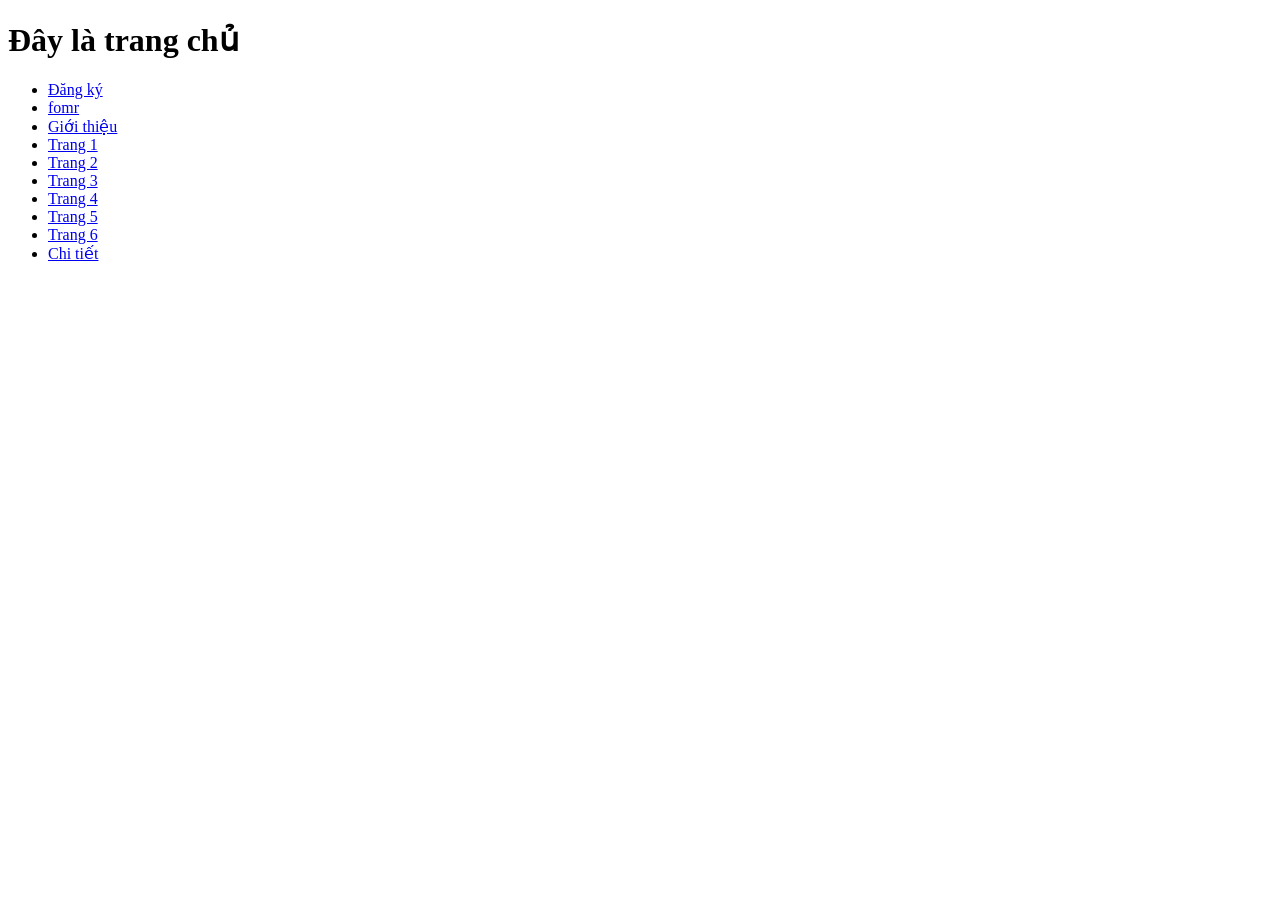
<file: index.html>
<!DOCTYPE html>
<html lang="vi">
<head>
    <meta charset="UTF-8">
    <meta name="viewport" content="width=device-width, initial-scale=1.0">
    <title>Trang chủ</title>
</head>
<body>
    <h1>Đây là trang chủ</h1>
</body>
</html>
		<ul>
            <li>
			<a href="html/dangky.html"> Đăng ký</a>
            </li>
		<li>
			<a href="html/form.html"> fomr</a>
        </li>
		<li>
			<a href="html/gioithieu.html"> Giới thiệu</a>
		</li>
		<li>
			<a href="html/page1.html"> Trang 1</a>
		</li>
		<li>
			<a href="html/page2.html"> Trang 2</a>
		</li>
		<li>
			<a href="html/page3.html"> Trang 3</a>
		</li>
		<li>
			<a href="html/page4.html"> Trang 4</a>
		</li>
		<li>
			<a href="html/page5.html"> Trang 5</a>
		</li>
		<li>
			<a href="html/page6.html"> Trang 6</a>
		</li>
		<li>
			<a href="html/chitiet.html"> Chi tiết</a>
		</li>
        </ul>
	</body>
</html>
</file>
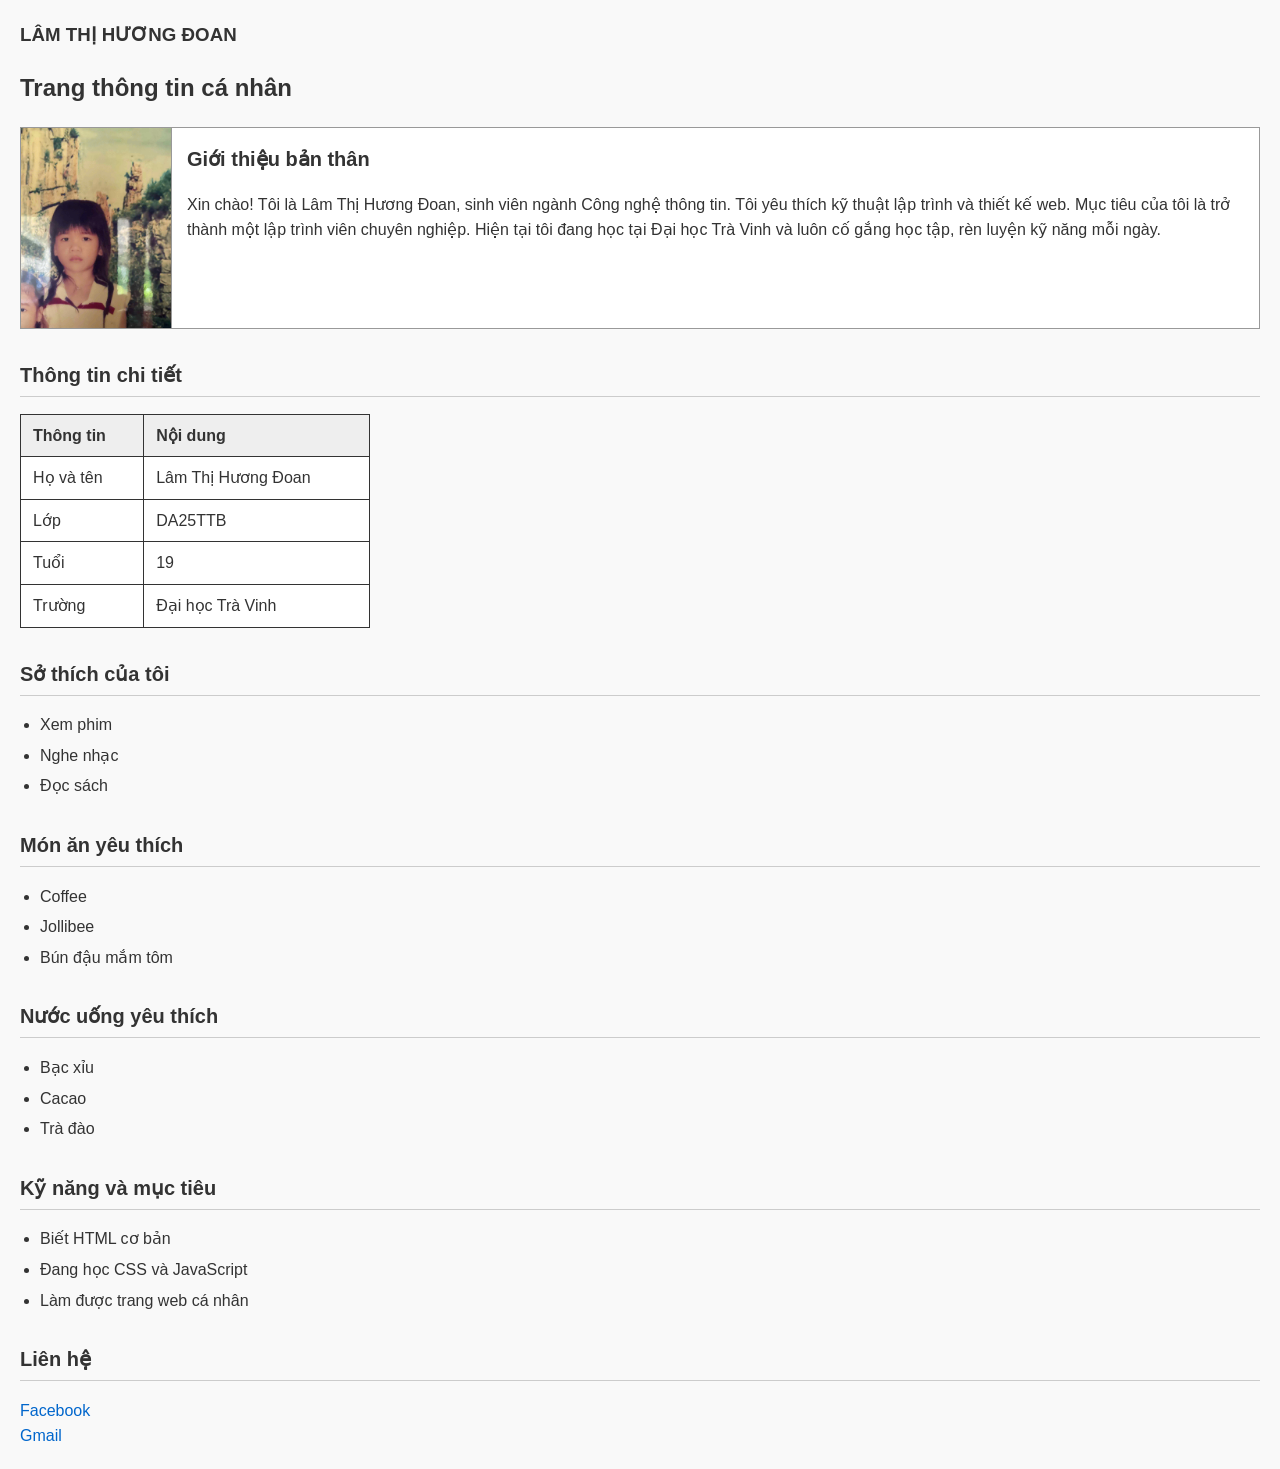
<file: htlm/gioithieu.html>
<!DOCTYPE html>
<html lang="vi">
<head>
    <meta charset="UTF-8">
    <meta name="viewport" content="width=device-width, initial-scale=1.0">
    <title>Trang thông tin cá nhân</title>
    <link rel="stylesheet" href="../css/style.css">
</head>

<body>

    <h3>LÂM THỊ HƯƠNG ĐOAN</h3>

    <h1>Trang thông tin cá nhân</h1>

    <div class="gioithieu">

        <img src="../assets/images/huongdoan.jpg" alt="Ảnh đại diện">

        <div class="noidung">
            <h2>Giới thiệu bản thân</h2>

            <p>
                Xin chào! Tôi là Lâm Thị Hương Đoan, sinh viên ngành Công nghệ thông tin.
                Tôi yêu thích kỹ thuật lập trình và thiết kế web.
                Mục tiêu của tôi là trở thành một lập trình viên chuyên nghiệp.
                Hiện tại tôi đang học tại Đại học Trà Vinh và luôn cố gắng học tập,
                rèn luyện kỹ năng mỗi ngày.
            </p>
        </div>

    </div>

    <h2>Thông tin chi tiết</h2>

    <table>
        <tr>
            <th>Thông tin</th>
            <th>Nội dung</th>
        </tr>

        <tr>
            <td>Họ và tên</td>
            <td>Lâm Thị Hương Đoan</td>
        </tr>

        <tr>
            <td>Lớp</td>
            <td>DA25TTB</td>
        </tr>

        <tr>
            <td>Tuổi</td>
            <td>19</td>
        </tr>

        <tr>
            <td>Trường</td>
            <td>Đại học Trà Vinh</td>
        </tr>

    </table>

    <h2>Sở thích của tôi</h2>

    <ul>
        <li>Xem phim</li>
        <li>Nghe nhạc</li>
        <li>Đọc sách</li>
    </ul>

    <h2>Món ăn yêu thích</h2>

    <ul>
        <li>Coffee</li>
        <li>Jollibee</li>
        <li>Bún đậu mắm tôm</li>
    </ul>

    <h2>Nước uống yêu thích</h2>

    <ul>
        <li>Bạc xỉu</li>
        <li>Cacao</li>
        <li>Trà đào</li>
    </ul>

    <h2>Kỹ năng và mục tiêu</h2>

    <ul>
        <li>Biết HTML cơ bản</li>
        <li>Đang học CSS và JavaScript</li>
        <li>Làm được trang web cá nhân</li>
    </ul>

    <h2>Liên hệ</h2>

    <a href="https://facebook.com" target="_blank">Facebook</a>

    <br>

    <a href="dlam78327@gmail.com">Gmail</a>

</body>
</html>
</file>
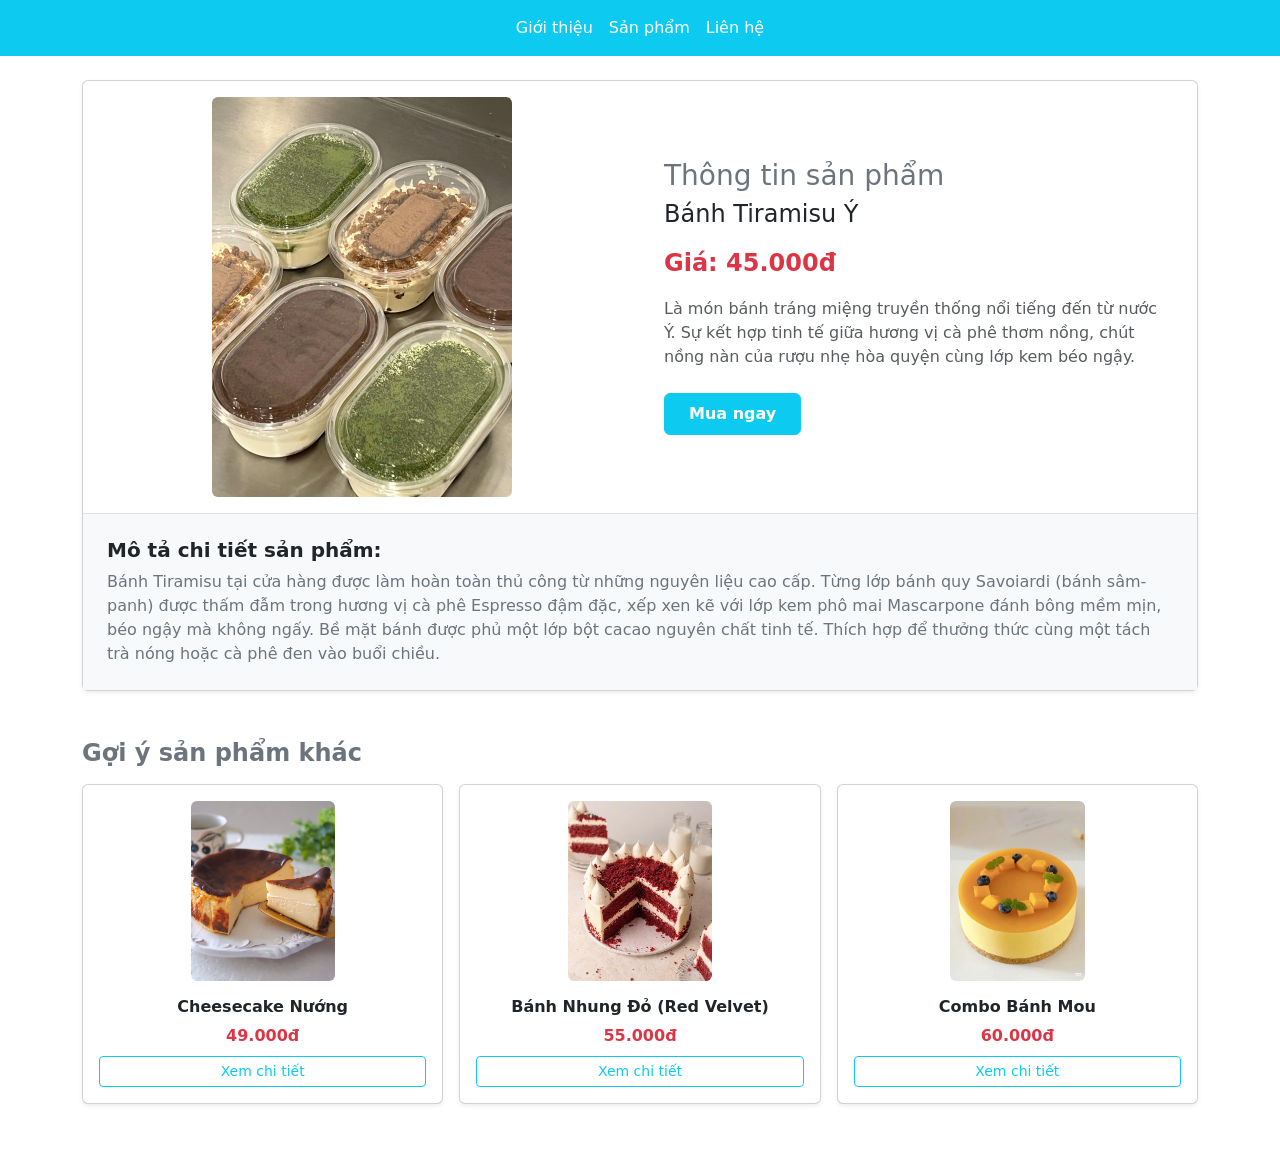
<file: html/chitiet.html>
<!DOCTYPE html>
<html lang="vi">
<head>
    <meta charset="utf-8">
    <title>Chi tiết sản phẩm - Bánh Tiramisu</title>

    <link href="https://cdn.jsdelivr.net/npm/bootstrap@5.3.8/dist/css/bootstrap.min.css" rel="stylesheet">
    <script src="https://cdn.jsdelivr.net/npm/bootstrap@5.3.8/dist/js/bootstrap.bundle.min.js"></script>
</head>

<body>

<nav class="navbar navbar-expand-sm navbar-dark bg-info">
    <div class="container justify-content-center">
        <ul class="navbar-nav">
            <li class="nav-item">
                <a class="nav-link text-white" href="#">Giới thiệu</a>
            </li>
            <li class="nav-item">
                <a class="nav-link active text-white" href="#">Sản phẩm</a>
            </li>
            <li class="nav-item">
                <a class="nav-link text-white" href="#">Liên hệ</a>
            </li>
        </ul>
    </div>
</nav>

<div class="container mt-4 mb-5">

    <div class="card shadow-sm">
        <div class="row g-0 align-items-center">

            <div class="col-md-6 text-center p-3">
                <img src="../assets/images/tiramisu y.jpg"
                     alt="Bánh Tiramisu"
                     class="img-fluid rounded" 
                     style="max-height: 400px; object-fit: cover;">
            </div>

            <div class="col-md-6 p-4">
                <h1 class="h3 text-secondary">Thông tin sản phẩm</h1>
                <h2 class="h4 text-dark mt-2">Bánh Tiramisu Ý</h2>

                <p class="text-danger fw-bold fs-4 my-3">
                    Giá: 45.000đ
                </p>

                <p class="text-muted">
                    Là món bánh tráng miệng truyền thống nổi tiếng đến từ nước Ý. Sự kết hợp tinh tế giữa hương vị cà phê thơm nồng, chút nồng nàn của rượu nhẹ hòa quyện cùng lớp kem béo ngậy.
                </p>

                <a href="#" class="btn btn-info text-white fw-bold px-4 py-2 mt-2">
                    Mua ngay
                </a>
            </div>

        </div>

        <div class="p-4 border-top bg-light">
            <h5 class="fw-bold">Mô tả chi tiết sản phẩm:</h5>
            <p class="mb-0 text-secondary">
                Bánh Tiramisu tại cửa hàng được làm hoàn toàn thủ công từ những nguyên liệu cao cấp. Từng lớp bánh quy Savoiardi (bánh sâm-panh) được thấm đẫm trong hương vị cà phê Espresso đậm đặc, xếp xen kẽ với lớp kem phô mai Mascarpone đánh bông mềm mịn, béo ngậy mà không ngấy. Bề mặt bánh được phủ một lớp bột cacao nguyên chất tinh tế. Thích hợp để thưởng thức cùng một tách trà nóng hoặc cà phê đen vào buổi chiều.
            </p>
        </div>
    </div>

    <h4 class="mt-5 mb-3 fw-bold text-secondary">Gợi ý sản phẩm khác</h4>
    <div class="row g-3">

        <div class="col-md-4">
            <div class="card text-center p-3 h-100 shadow-sm">
                <div style="height: 180px; overflow: hidden;" class="d-flex align-items-center justify-content-center">
                    <img src="../assets/images/Cheesecake Nướng.jpg" class="img-fluid rounded" alt="Cheesecake Dâu" style="max-height: 100%;">
                </div>
                <h6 class="mt-3 fw-bold">Cheesecake Nướng</h6>
                <p class="text-danger mb-2 fw-bold">49.000đ</p>
                <a href="detail.html?id=cheesecakenuong" class="btn btn-outline-info btn-sm mt-auto">Xem chi tiết</a>
            </div>
        </div>

        <div class="col-md-4">
            <div class="card text-center p-3 h-100 shadow-sm">
                <div style="height: 180px; overflow: hidden;" class="d-flex align-items-center justify-content-center">
                    <img src="../assets/images/red velvet.jpg" class="img-fluid rounded" alt="Bánh Red Velvet" style="max-height: 100%;">
                </div>
                <h6 class="mt-3 fw-bold">Bánh Nhung Đỏ (Red Velvet)</h6>
                <p class="text-danger mb-2 fw-bold">55.000đ</p>
                <a href="detail.html?id=redvelvet" class="btn btn-outline-info btn-sm mt-auto">Xem chi tiết</a>
            </div>
        </div>

        <div class="col-md-4">
            <div class="card text-center p-3 h-100 shadow-sm">
                <div style="height: 180px; overflow: hidden;" class="d-flex align-items-center justify-content-center">
                    <img src="../assets/images/Mousse Chanh Leo.jpg" class="img-fluid rounded" alt="Bánh Macaron" style="max-height: 100%;">
                </div>
                <h6 class="mt-3 fw-bold">Combo Bánh Mou</h6>
                <p class="text-danger mb-2 fw-bold">60.000đ</p>
                <a href="#" class="btn btn-outline-info btn-sm mt-auto">Xem chi tiết</a>
            </div>
        </div>

    </div>

</div>

</body>
</html>
</file>
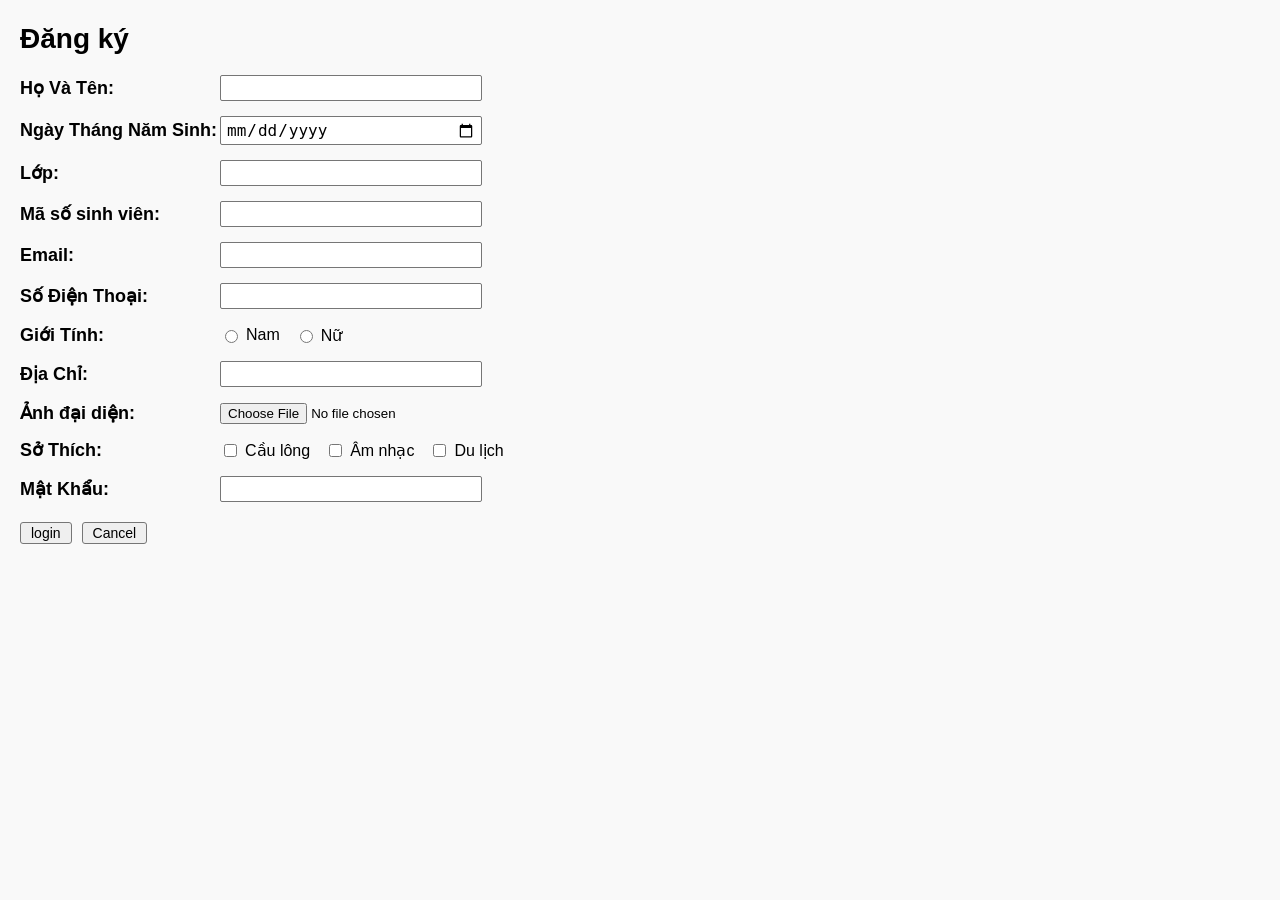
<file: html/dangky.html>
<!DOCTYPE html>
<html lang="vi">
<head>
    <meta charset="UTF-8">
    <meta name="viewport" content="width=device-width, initial-scale=1.0">
    <title>Form Đăng Ký</title>
    <link rel="stylesheet" href="../css/dangky.css">
</head>
<body>

    <div class="form-container">
        <h2>Đăng ký</h2>
        
        <form action="#">
            <div class="form-group">
                <label for="fullname">Họ Và Tên:</label>
                <input type="text" id="fullname">
            </div>

            <div class="form-group">
                <label for="dob">Ngày Tháng Năm Sinh:</label>
                <input type="date" id="dob">
            </div>

            <div class="form-group">
                <label for="class">Lớp:</label>
                <input type="text" id="class">
            </div>

            <div class="form-group">
                <label for="studentid">Mã số sinh viên:</label>
                <input type="text" id="studentid">
            </div>

            <div class="form-group">
                <label for="email">Email:</label>
                <input type="email" id="email">
            </div>

            <div class="form-group">
                <label for="phone">Số Điện Thoại:</label>
                <input type="tel" id="phone">
            </div>

            <div class="form-group-inline">
                <label>Giới Tính:</label>
                <label class="normal-label"><input type="radio" name="gender" value="nam"> Nam</label>
                <label class="normal-label"><input type="radio" name="gender" value="nu"> Nữ</label>
            </div>

            <div class="form-group">
                <label for="address">Địa Chỉ:</label>
                <input type="text" id="address">
            </div>

            <div class="form-group">
                <label for="avatar">Ảnh đại diện:</label>
                <input type="file" id="avatar">
            </div>

            <div class="form-group-inline">
                <label>Sở Thích:</label>
                <label class="normal-label"><input type="checkbox" value="cau-long"> Cầu lông</label>
                <label class="normal-label"><input type="checkbox" value="am-nhac"> Âm nhạc</label>
                <label class="normal-label"><input type="checkbox" value="du-lich"> Du lịch</label>
            </div>

            <div class="form-group">
                <label for="password">Mật Khẩu:</label>
                <input type="password" id="password">
            </div>

            <div class="btn-group">
                <button type="submit" class="btn-login">login</button>
                <button type="button" class="btn-cancel">Cancel</button>
            </div>
        </form>
    </div>

</body>
</html>
</file>
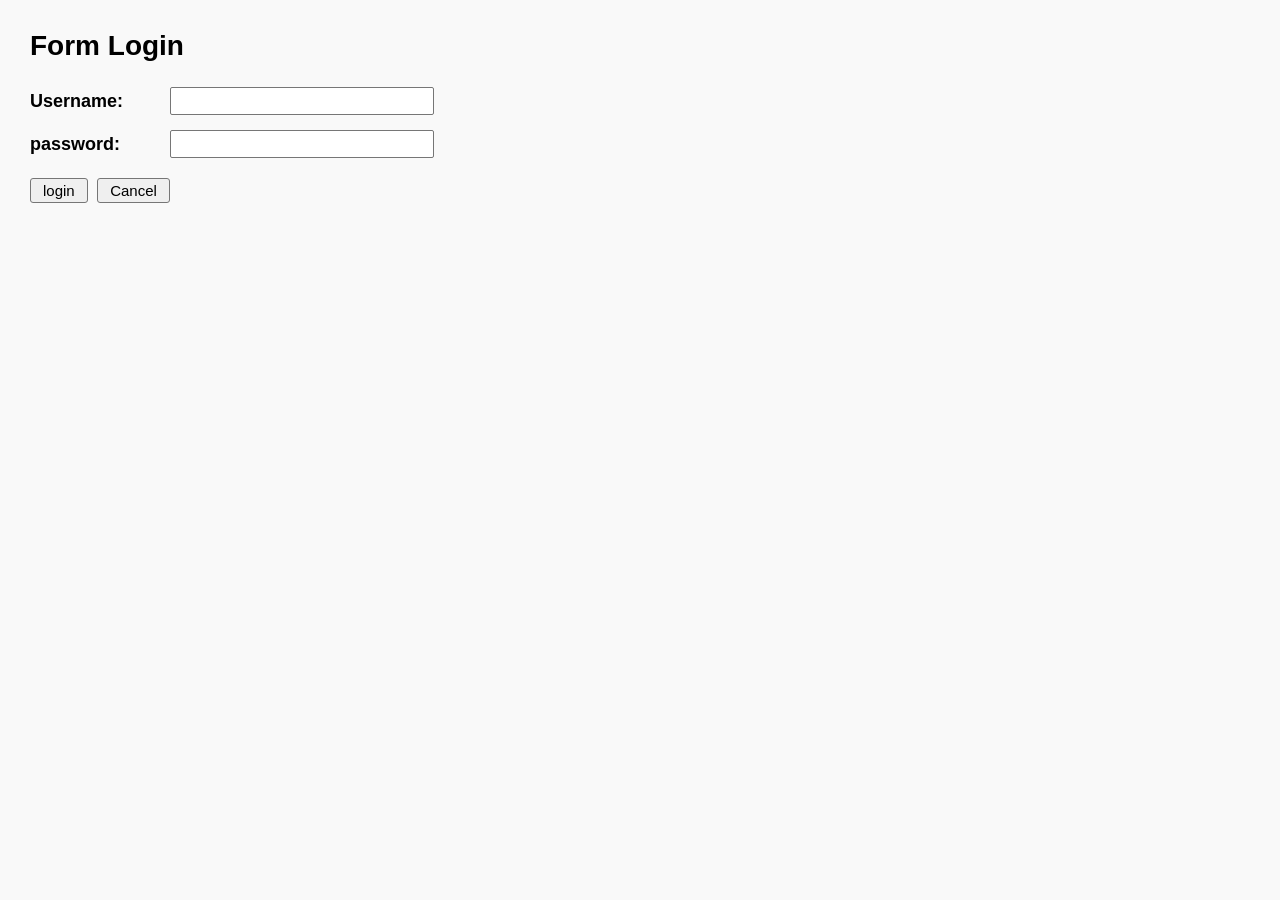
<file: html/form.html>
<!DOCTYPE html>
<html lang="vi">
<head>
    <meta charset="UTF-8">
    <meta name="viewport" content="width=device-width, initial-scale=1.0">
    <title>Form Login</title>
    <link rel="stylesheet" href="../css/form.css">
</head>
<body>

    <div class="login-container">
        <h2>Form Login</h2>
        
        <form action="#">
            <div class="form-group">
                <label for="username">Username:</label>
                <input type="text" id="username">
            </div>

            <div class="form-group">
                <label for="password">password:</label>
                <input type="password" id="password">
            </div>

            <div class="btn-group">
                <button type="submit" class="btn">login</button>
                <button type="button" class="btn">Cancel</button>
            </div>
        </form>
    </div>

</body>
</html>
</file>
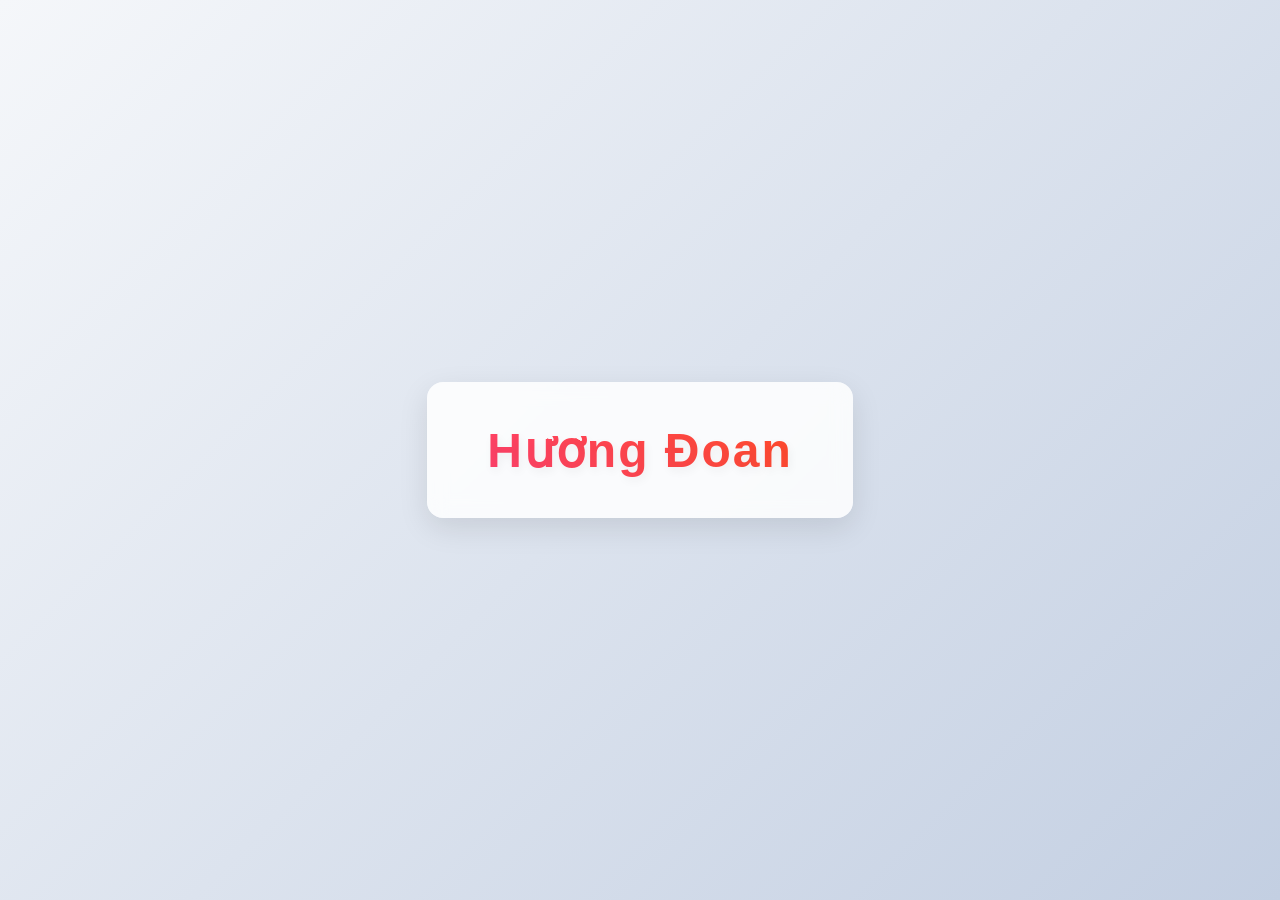
<file: html/page1.html>
<!DOCTYPE html>
<html lang="vi">
<head>
    <meta charset="UTF-8">
    <meta name="viewport" content="width=device-width, initial-scale=1.0">
    <title>Hiển thị xin chào với hộp thoại alert()</title>
    <link rel="stylesheet" href="../css/page1.css"
</head>
<body>

    <div class="container">
        <p id="name" class="welcome-text">Hương Đoan</p>
    </div>

    <script>
        let name = document.getElementById("name").innerText.trim();
        window.alert("Xin chào " + name + "! Chúc bạn một ngày vui vẻ.");
    </script>
</body>
</html>
</file>
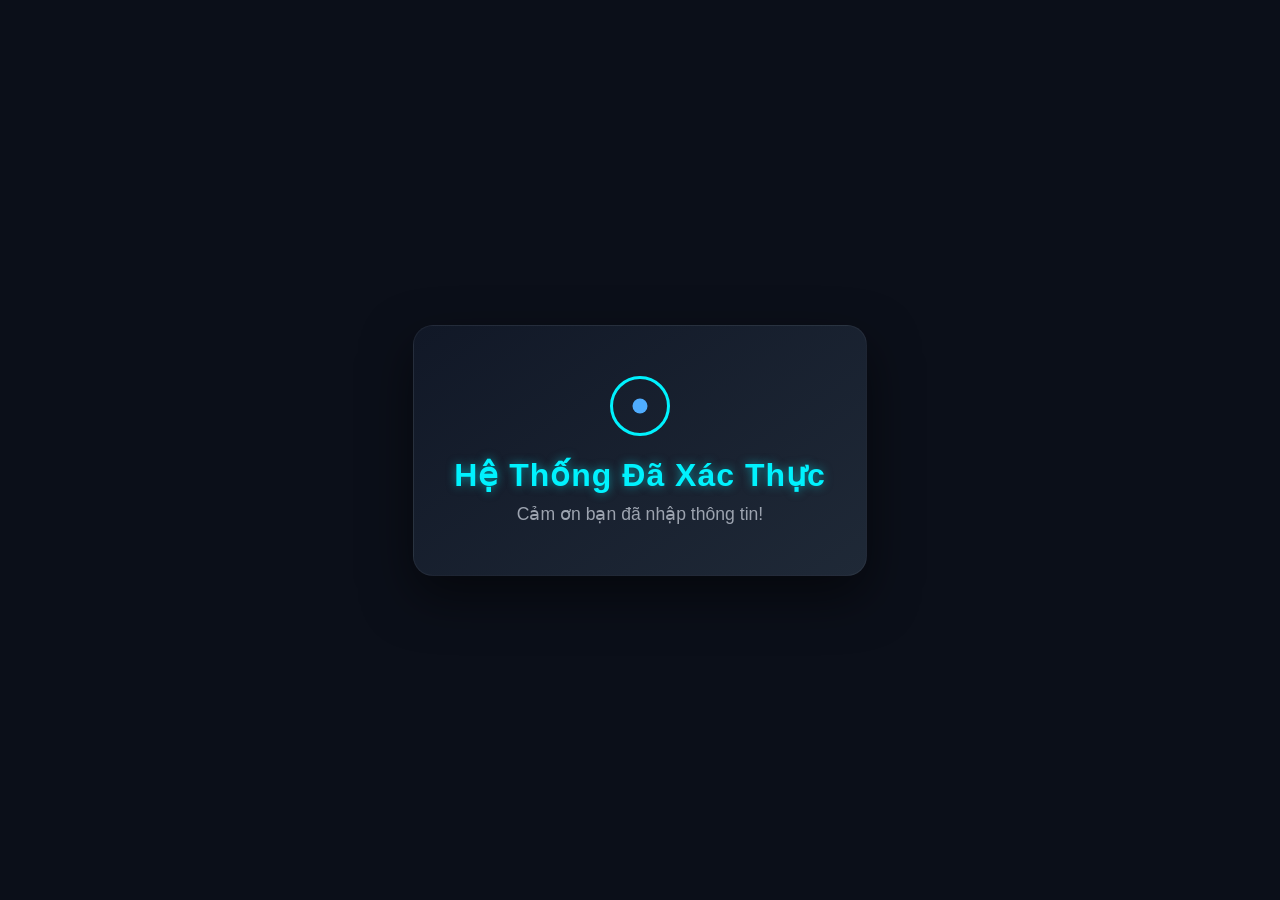
<file: html/page2.html>
<!DOCTYPE html>
<html lang="vi">
<head>
    <meta charset="UTF-8">
    <meta name="viewport" content="width=device-width, initial-scale=1.0">
    <title>Nhập dữ liệu hiển thị với prompt và alert</title>
    <link rel="stylesheet" href="../css/page2.css">
</head>
<body>

    <div class="welcome-box">
        <div class="glow-circle"></div>
        <h1>Hệ Thống Đã Xác Thực</h1>
        <p>Cảm ơn bạn đã nhập thông tin!</p>
    </div>

    <script>
        let name = prompt("Nhập vào tên của bạn:");
        let yob = prompt("Nhập vào năm sinh của bạn:");
        alert(`Xin chào ${name}, năm 2026 bạn đã ${2026 - yob} tuổi rồi đó.`);
    </script>
</body>
</html>
</file>
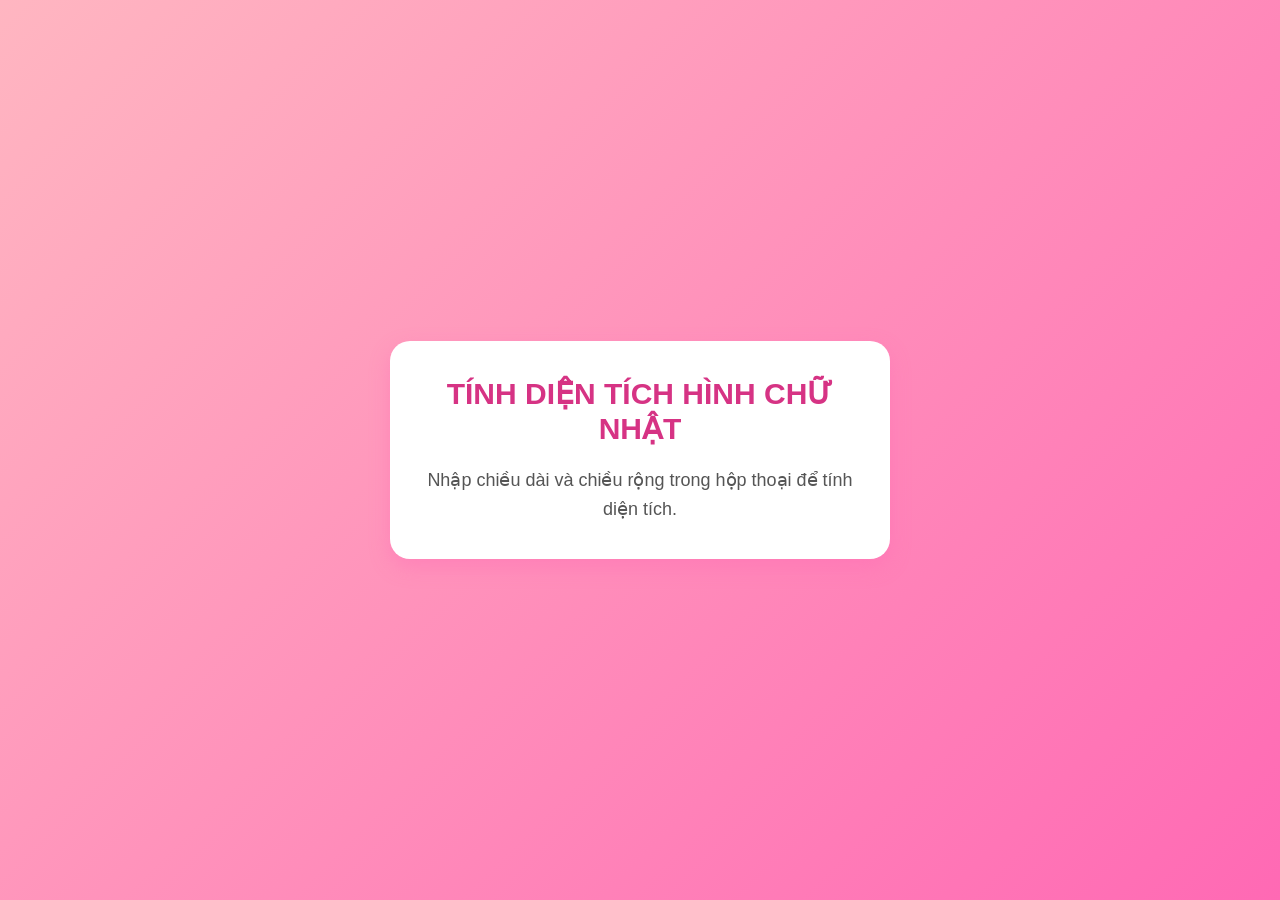
<file: html/page3.html>
<!DOCTYPE html>
<html lang="vi">

<head>
    <meta charset="UTF-8">
    <meta name="viewport" content="width=device-width, initial-scale=1.0">
    <title>Tính diện tích hình chữ nhật</title>
    <link rel="stylesheet" href="../css/page3.css"
</head>

<body>

    <div class="container">
        <h1>TÍNH DIỆN TÍCH HÌNH CHỮ NHẬT</h1>
        <p>Nhập chiều dài và chiều rộng trong hộp thoại để tính diện tích.</p>
    </div>

    <script>
        // Nhập chiều dài
        let d = Number(prompt("Nhập vào chiều dài: "));
        let r;

        do {
            r = Number(prompt("Nhập vào chiều rộng: "));
            if (r > d) {
                alert("Chiều rộng không được lớn hơn chiều dài. Vui lòng nhập lại!");
            }
        } while (r > d);

        if (r == d) {
            alert(`TRƯỜNG HỢP ĐẶC BIỆT\nDiện tích hình vuông cạnh ${d} cm là ${d * r} cm²`);
        } else {
            alert(`Diện tích hình chữ nhật có chiều dài ${d} cm và chiều rộng ${r} cm là ${d * r} cm²`);
        }
    </script>

</body>

</html>
</file>
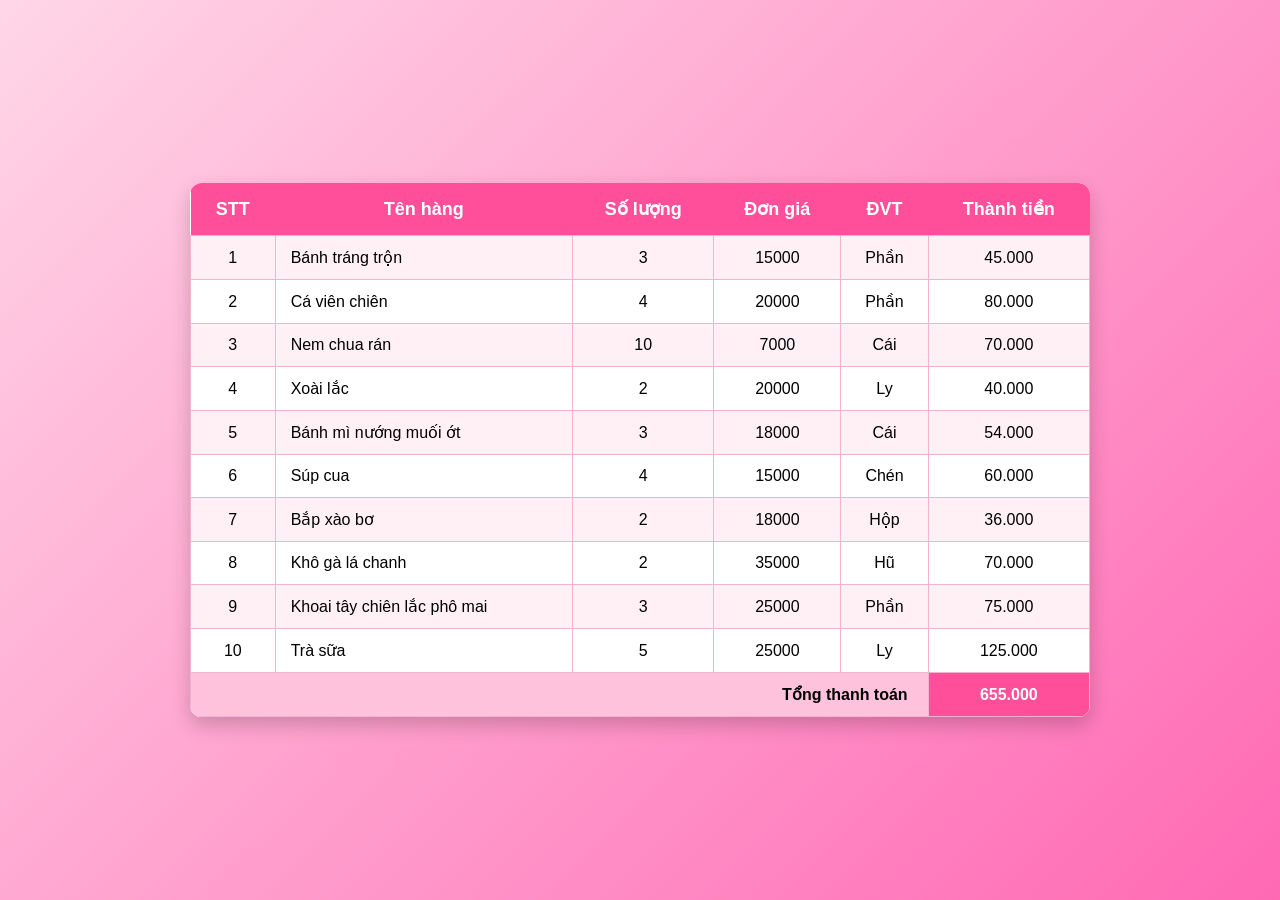
<file: html/page4.html>
<!DOCTYPE html>
<html lang="vi">
<head>
    <title>Hóa đơn mua hàng</title>
    <meta charset="UTF-8">
    <link rel="stylesheet" href="../css/page4.css">
</head>

<body>

    <table>
        <tr>
            <th>STT</th>
            <th>Tên hàng</th>
            <th>Số lượng</th>
            <th>Đơn giá</th>
            <th>ĐVT</th>
            <th>Thành tiền</th>
        </tr>

        <tr>
            <td>1</td>
            <td class="tenhang">Bánh tráng trộn</td>
            <td class="soluong">3</td>
            <td class="dongia">15000</td>
            <td>Phần</td>
            <td class="thanhtien"></td>
        </tr>

        <tr>
            <td>2</td>
            <td class="tenhang">Cá viên chiên</td>
            <td class="soluong">4</td>
            <td class="dongia">20000</td>
            <td>Phần</td>
            <td class="thanhtien"></td>
        </tr>

        <tr>
            <td>3</td>
            <td class="tenhang">Nem chua rán</td>
            <td class="soluong">10</td>
            <td class="dongia">7000</td>
            <td>Cái</td>
            <td class="thanhtien"></td>
        </tr>

        <tr>
            <td>4</td>
            <td class="tenhang">Xoài lắc</td>
            <td class="soluong">2</td>
            <td class="dongia">20000</td>
            <td>Ly</td>
            <td class="thanhtien"></td>
        </tr>

        <tr>
            <td>5</td>
            <td class="tenhang">Bánh mì nướng muối ớt</td>
            <td class="soluong">3</td>
            <td class="dongia">18000</td>
            <td>Cái</td>
            <td class="thanhtien"></td>
        </tr>

        <tr>
            <td>6</td>
            <td class="tenhang">Súp cua</td>
            <td class="soluong">4</td>
            <td class="dongia">15000</td>
            <td>Chén</td>
            <td class="thanhtien"></td>
        </tr>

        <tr>
            <td>7</td>
            <td class="tenhang">Bắp xào bơ</td>
            <td class="soluong">2</td>
            <td class="dongia">18000</td>
            <td>Hộp</td>
            <td class="thanhtien"></td>
        </tr>

        <tr>
            <td>8</td>
            <td class="tenhang">Khô gà lá chanh</td>
            <td class="soluong">2</td>
            <td class="dongia">35000</td>
            <td>Hũ</td>
            <td class="thanhtien"></td>
        </tr>

        <tr>
            <td>9</td>
            <td class="tenhang">Khoai tây chiên lắc phô mai</td>
            <td class="soluong">3</td>
            <td class="dongia">25000</td>
            <td>Phần</td>
            <td class="thanhtien"></td>
        </tr>

        <tr>
            <td>10</td>
            <td class="tenhang">Trà sữa</td>
            <td class="soluong">5</td>
            <td class="dongia">25000</td>
            <td>Ly</td>
            <td class="thanhtien"></td>
        </tr>

        <tr>
            <td colspan="5">Tổng thanh toán</td>
            <td id="tongthanhtoan"></td>
        </tr>
    </table>

    <script>
        const sl = document.getElementsByClassName("soluong");
        const dg = document.getElementsByClassName("dongia");
        const tt = document.getElementsByClassName("thanhtien");

        let tongthanhtoan = 0;

        for (let i = 0; i < sl.length; i++) {
            let thanhtien = parseInt(sl[i].innerText) * parseInt(dg[i].innerText);
            tt[i].innerText = thanhtien.toLocaleString("vi-VN");
            tongthanhtoan += thanhtien;
        }

        document.getElementById("tongthanhtoan").innerText =
            tongthanhtoan.toLocaleString("vi-VN");
    </script>

</body>
</html>
</file>
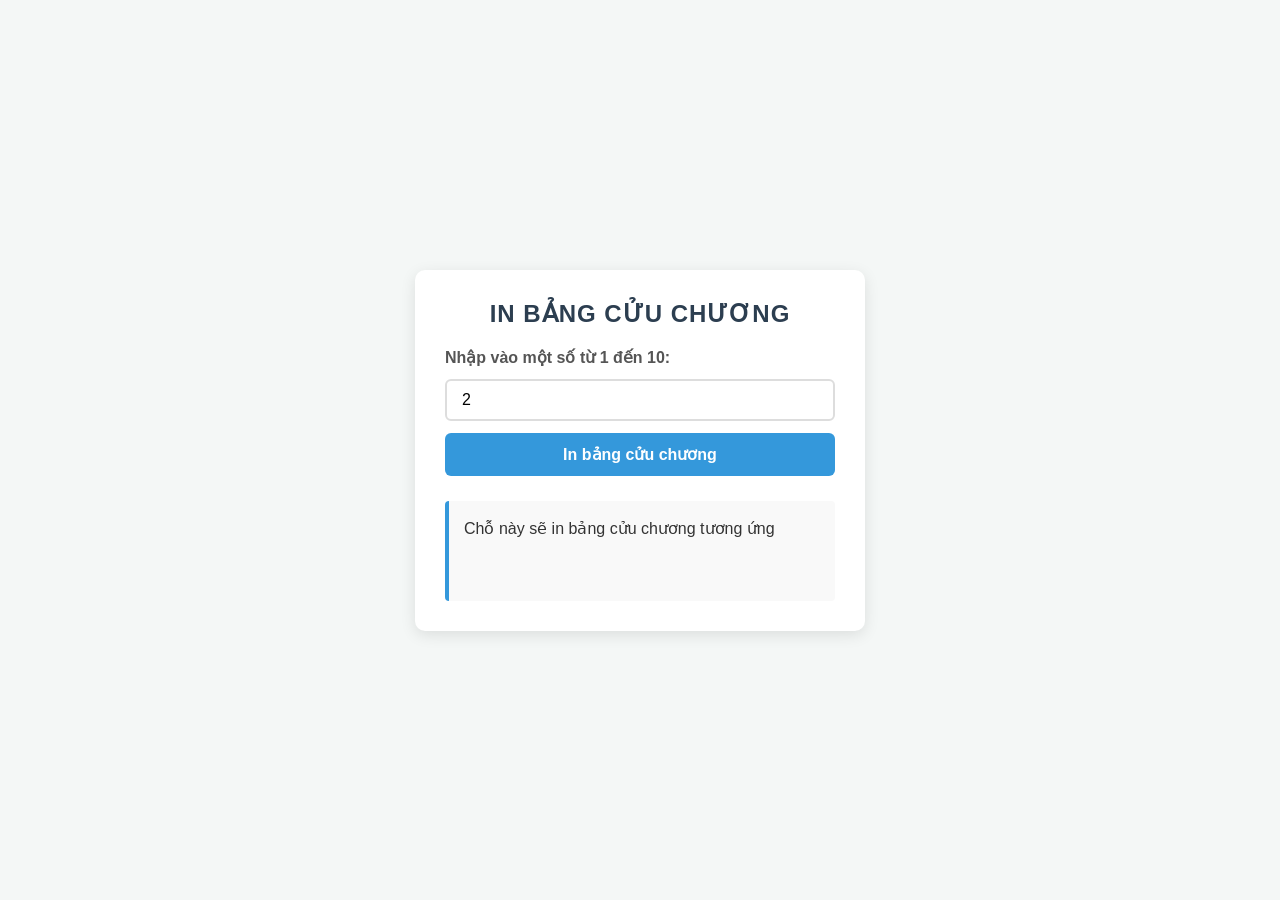
<file: html/page5.html>
<!DOCTYPE html>
 <html lang = "vi">
  <head>
	<title>In bảng cửu chương</title>
	 <meta charset ="utf-8">
     <link rel="stylesheet" href="../css/page5.css">
  </head>
	<body>
        <div class="container">
            <h2>In bảng cửu chương </h2>
            <form id="frmBCC">
                <label>
                    Nhập vào một số từ 1 đến 10:
                </label>
                    <input type="number"name="txtso" id ="txtso" value="2">
                    <input type="button"value="In bảng cửu chương" onclick ="inBCC(document.getElementById('txtso').value)">
            </form>
            <div id="result"> 
                Chỗ này sẽ in bảng cửu chương tương ứng 
            </div> 

            <script src="../js/page5.js"></script>
        </div>
    </body>	
</html>
</file>
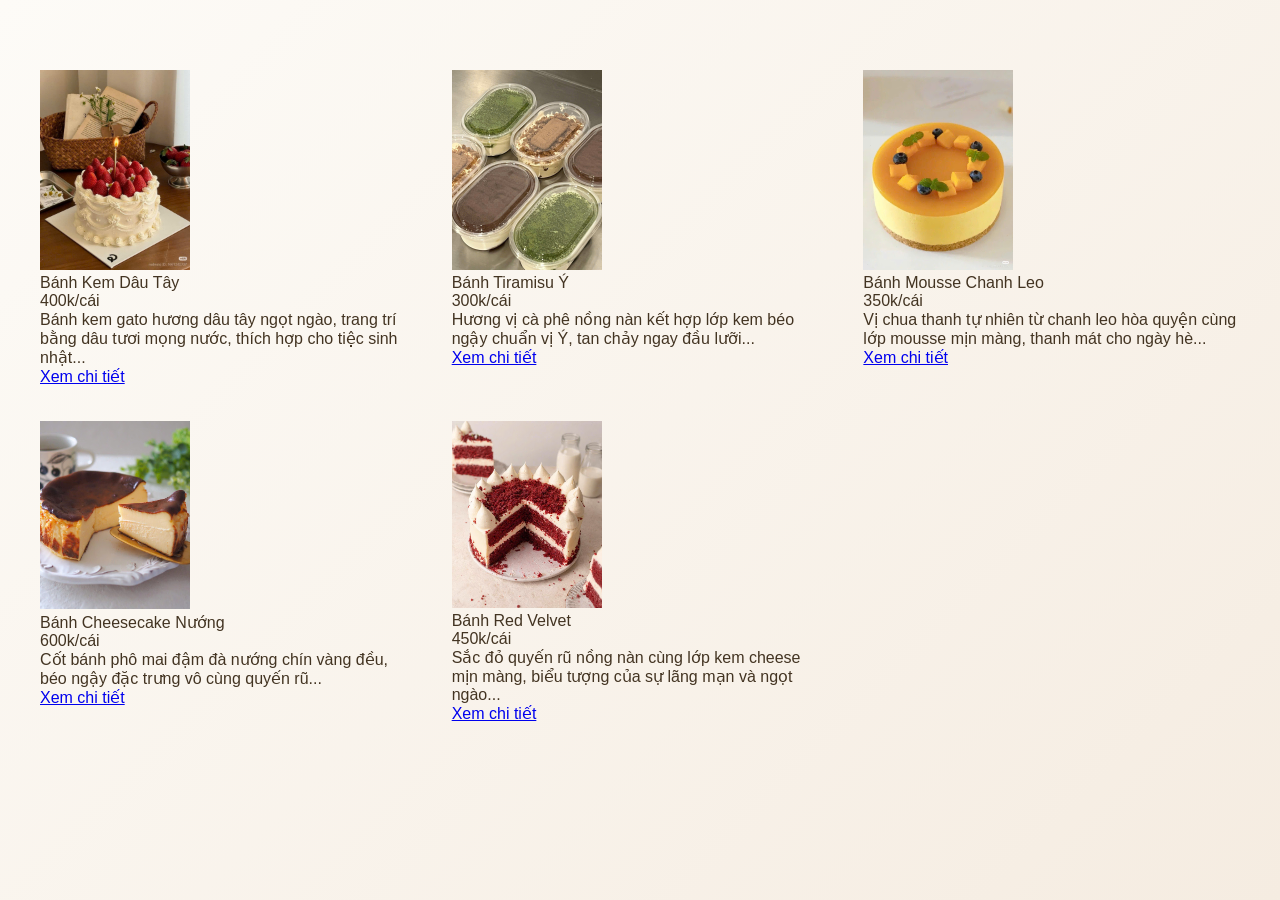
<file: html/page6.html>
<!DOCTYPE html>
<html lang="vi">
<head> 
    <title>Danh sách bánh ngọt</title>
    <meta charset="utf-8">
    <link rel="stylesheet" href="../css/page6.css">
    <script src="../js/page6.js"></script>
</head>
<body>
    <div class="container">
        <div id="container-product-list">
        </div>
    </div> 
    <script>
        addItem("Bánh Kem Dâu Tây", "400k/cái", "Bánh kem gato hương dâu tây ngọt ngào, trang trí bằng dâu tươi mọng nước, thích hợp cho tiệc sinh nhật...", "#", "../assets/images/Bánh Kem Dâu Tây.jpg");
        addItem("Bánh Tiramisu Ý", "300k/cái", "Hương vị cà phê nồng nàn kết hợp lớp kem béo ngậy chuẩn vị Ý, tan chảy ngay đầu lưỡi...", "#", "../assets/images/tiramisu y.jpg");
        addItem("Bánh Mousse Chanh Leo", "350k/cái", "Vị chua thanh tự nhiên từ chanh leo hòa quyện cùng lớp mousse mịn màng, thanh mát cho ngày hè...", "#", "../assets/images/Mousse Chanh Leo.jpg");
        addItem("Bánh Cheesecake Nướng", "600k/cái", "Cốt bánh phô mai đậm đà nướng chín vàng đều, béo ngậy đặc trưng vô cùng quyến rũ...", "#", "../assets/images/Cheesecake Nướng.jpg");
        addItem("Bánh Red Velvet", "450k/cái", "Sắc đỏ quyến rũ nồng nàn cùng lớp kem cheese mịn màng, biểu tượng của sự lãng mạn và ngọt ngào...", "#", "../assets/images/red velvet.jpg");
    </script>
</body>	
</html>
</file>
<file: css/style.css>
/* 1. Thiết lập font chữ và căn lề cơ bản cho toàn trang */
body {
    font-family: Arial, sans-serif;
    line-height: 1.6;
    margin: 20px;
    color: #333;
    background-color: #f9f9f9; /* Màu nền xám nhạt cho dịu mắt */
}

/* Tiêu đề chính */
h1 {
    font-size: 24px;
    margin-bottom: 20px;
}

h2 {
    font-size: 20px;
    margin-top: 30px;
    border-bottom: 1px solid #ccc; /* Đường gạch chân dưới mỗi mục lớn */
    padding-bottom: 5px;
}

/* 2. CSS vùng Giới thiệu bản thân (Chia đôi: Ảnh trái, Chữ phải) */
.gioithieu {
    display: flex;       /* Kích hoạt flexbox để đẩy ảnh và chữ nằm ngang */
    align-items: flex-start;
    border: 1px solid #999; /* Khung viền bao quanh toàn bộ phần giới thiệu */
    background-color: #fff;
    margin-bottom: 20px;
}

/* Khung chứa ảnh */
.gioithieu img {
    width: 150px;        /* Độ rộng của ảnh đại diện */
    height: auto;
    border-right: 1px solid #999; /* Đường vạch ngăn cách giữa ảnh và chữ */
    display: block;
}

/* Khung chứa chữ bên phải ảnh */
.gioithieu .noidung {
    padding: 15px;
    flex: 1;             /* Chiếm toàn bộ phần khoảng trống còn lại */
}

.gioithieu .noidung h2 {
    margin-top: 0;       /* Xóa khoảng cách phía trên tiêu đề nhỏ */
    border-bottom: none; /* Bỏ gạch chân riêng ở mục này cho giống mẫu */
    padding-bottom: 0;
}

/* 3. Định dạng Bảng thông tin chi tiết */
table {
    border-collapse: collapse; /* Gộp viền bảng lại thành nét đơn giống mẫu */
    width: 350px;              /* Độ rộng vừa phải cho bảng */
    margin-top: 10px;
    background-color: #fff;
}

table, th, td {
    border: 1px solid #333;    /* Viền đen cho bảng giống trong ảnh */
}

th, td {
    padding: 8px 12px;         /* Tạo khoảng cách bên trong các ô */
    text-align: left;          /* Căn lề trái cho chữ */
}

th {
    background-color: #eee;    /* Đổ màu nền xám nhạt cho thanh tiêu đề bảng */
}

/* 4. Định dạng các danh sách sở thích, món ăn */
ul {
    padding-left: 20px;
}

ul li {
    margin-bottom: 5px;
}

/* 5. Định dạng link liên hệ */
a {
    color: #0066cc;
    text-decoration: none;
}

a:hover {
    text-decoration: underline; /* Gạch chân khi di chuột vào link */
}
</file>
<file: css/dangky.css>
/* Thiết lập font chữ và nền cho trang đăng ký */
body {
    font-family: Arial, sans-serif;
    background-color: #f9f9f9;
    margin: 20px;
    color: #000;
}

.form-container {
    max-width: 600px;
}

h2 {
    font-size: 28px;
    margin-bottom: 20px;
    font-weight: bold;
}

/* Định dạng các dòng nhập liệu */
.form-group {
    margin-bottom: 15px;
    display: flex;
    align-items: center;
}

/* Căn đều độ rộng của tiêu đề chữ để các ô input thẳng hàng */
.form-group label {
    font-size: 18px;
    font-weight: bold;
    width: 200px; 
    flex-shrink: 0;
}

/* Định dạng các ô nhập dữ liệu */
.form-group input[type="text"],
.form-group input[type="date"],
.form-group input[type="email"],
.form-group input[type="tel"],
.form-group input[type="password"] {
    width: 250px;
    padding: 3px 5px;
    font-size: 16px;
    border: 1px solid #767676;
    border-radius: 2px;
}

/* Hàng Giới tính và Sở thích */
.form-group-inline {
    margin-bottom: 15px;
    display: flex;
    align-items: center;
}

.form-group-inline label {
    font-size: 18px;
    font-weight: bold;
    width: 200px;
    flex-shrink: 0;
}

.form-group-inline .normal-label {
    font-weight: normal;
    font-size: 16px;
    width: auto;
    margin-right: 15px;
    display: inline-flex;
    align-items: center;
    gap: 5px;
}

/* Các nút bấm */
.btn-group {
    margin-top: 20px;
    display: flex;
    gap: 10px;
}

.btn-group button {
    padding: 2px 10px;
    font-size: 14px;
    background-color: #efefef;
    border: 1px solid #767676;
    border-radius: 3px;
    cursor: pointer;
}
</file>
<file: css/form.css>
body {
    font-family: Arial, sans-serif;
    background-color: #f9f9f9;
    margin: 30px;
    color: #000;
}

.login-container {
    max-width: 500px;
}

h2 {
    font-size: 28px;
    margin-bottom: 25px;
    font-weight: bold;
}

/* Giúp chữ Username và password thẳng hàng nhau */
.form-group {
    margin-bottom: 15px;
    display: table;
    width: 100%;
}

.form-group label {
    font-size: 18px;
    font-weight: bold;
    display: table-cell;
    width: 140px; /* Độ rộng vừa đủ cho chữ Username */
    vertical-align: middle;
}

.form-group input {
    display: table-cell;
    width: 250px;
    padding: 4px 6px;
    font-size: 16px;
    border: 1px solid #767676;
    border-radius: 2px;
}

/* Cụm nút bấm */
.btn-group {
    margin-top: 20px;
}

.btn {
    padding: 3px 12px;
    font-size: 15px;
    background-color: #efefef;
    border: 1px solid #767676;
    border-radius: 3px;
    cursor: pointer;
    margin-right: 5px;
}

.btn:hover {
    background-color: #e5e5e5;
}
</file>
<file: css/page1.css>
/* Reset cài đặt mặc định */
* {
    margin: 0;
    padding: 0;
    box-sizing: border-box;
}

body {
    height: 100vh;
    display: flex;
    justify-content: center;
    align-items: center;
    background: linear-gradient(135deg, #f5f7fa 0%, #c3cfe2 100%);
    font-family: 'Segoe UI', Tahoma, Geneva, Verdana, sans-serif;
}

.container {
    background: rgba(255, 255, 255, 0.85);
    padding: 40px 60px;
    border-radius: 16px;
    box-shadow: 0 10px 30px rgba(0, 0, 0, 0.1);
    backdrop-filter: blur(10px); 
    text-align: center;
    animation: fadeIn 1.2s ease-in-out;
}

.welcome-text {
    font-size: 3rem;
    font-weight: 700;
    letter-spacing: 2px;
    background: linear-gradient(45deg, #ff416c, #ff4b2b);
    -webkit-background-clip: text;
    -webkit-text-fill-color: transparent;
    text-shadow: 2px 4px 10px rgba(0, 0, 0, 0.05);
}

@keyframes fadeIn {
    from {
        opacity: 0;
        transform: translateY(20px);
    }
    to {
        opacity: 1;
        transform: translateY(0);
    }
}
</file>
<file: css/page2.css>
* {
    margin: 0;
    padding: 0;
    box-sizing: border-box;
}

body {
    height: 100vh;
    display: flex;
    justify-content: center;
    align-items: center;
    background-color: #0b0f19;
    font-family: 'Segoe UI', Roboto, Helvetica, Arial, sans-serif;
    overflow: hidden;
}

.welcome-box {
    text-align: center;
    background: linear-gradient(145deg, #111827, #1f2937);
    padding: 50px 40px;
    border-radius: 20px;
    box-shadow: 0 20px 50px rgba(0, 0, 0, 0.5);
    border: 1px solid rgba(255, 255, 255, 0.05);
    position: relative;
    animation: slideUp 1s ease-out;
}

.welcome-box h1 {
    color: #00f2fe;
    font-size: 2rem;
    margin-top: 20px;
    margin-bottom: 10px;
    letter-spacing: 1px;
    text-shadow: 0 0 10px rgba(0, 242, 254, 0.5);
}

.welcome-box p {
    color: #9ca3af;
    font-size: 1.1rem;
}

.glow-circle {
    width: 60px;
    height: 60px;
    border: 3px solid #00f2fe;
    border-radius: 50%;
    margin: 0 auto;
    position: relative;
    animation: pulse 2s infinite;
}

.glow-circle::after {
    content: '';
    position: absolute;
    top: 50%;
    left: 50%;
    width: 15px;
    height: 15px;
    background-color: #4facfe;
    border-radius: 50%;
    transform: translate(-50%, -50%);
}

@keyframes slideUp {
    from {
        opacity: 0;
        transform: translateY(30px);
    }
    to {
        opacity: 1;
        transform: translateY(0);
    }
}

@keyframes pulse {
    0% {
        transform: scale(0.95);
        box-shadow: 0 0 0 0 rgba(0, 242, 254, 0.7);
    }
    70% {
        transform: scale(1);
        box-shadow: 0 0 0 15px rgba(0, 242, 254, 0);
    }
    100% {
        transform: scale(0.95);
        box-shadow: 0 0 0 0 rgba(0, 242, 254, 0);
    }
}
</file>
<file: css/page3.css>
*{
    margin: 0;
    padding: 0;
    box-sizing: border-box;
}

body{
    font-family: Arial, Helvetica, sans-serif;
    background: linear-gradient(135deg, #ffb6c1, #ff69b4);
    display: flex;
    justify-content: center;
    align-items: center;
    height: 100vh;
}

.container{
    width: 500px;
    background: #ffffff;
    padding: 35px;
    border-radius: 20px;
    text-align: center;
    box-shadow: 0 8px 20px rgba(255, 105, 180, 0.4);
}

h1{
    color: #d63384;
    font-size: 30px;
    margin-bottom: 20px;
    text-transform: uppercase;
}

p{
    font-size: 18px;
    color: #555;
    line-height: 1.6;
}

.container:hover{
    transform: scale(1.03);
    transition: 0.3s;
}
</file>
<file: css/page4.css>
*{
    margin: 0;
    padding: 0;
    box-sizing: border-box;
}

body{
    font-family: Arial, Helvetica, sans-serif;
    background: linear-gradient(135deg, #ffd6e7, #ff69b4);
    display: flex;
    justify-content: center;
    align-items: center;
    min-height: 100vh;
}

table{
    width: 900px;
    border-collapse: collapse;
    background: #fff;
    border-radius: 12px;
    overflow: hidden;
    box-shadow: 0 8px 20px rgba(0,0,0,0.2);
}

th{
    background: #ff4f9a;
    color: white;
    padding: 15px;
    font-size: 18px;
}

td{
    border: 1px solid #f3b3cf;
    padding: 12px;
    text-align: center;
}

tr:nth-child(even){
    background: #fff0f6;
}

tr:hover{
    background: #ffe0ef;
}

.tenhang{
    text-align: left;
    padding-left: 15px;
}

#tongthanhtoan{
    background: #ff4f9a;
    color: white;
    font-weight: bold;
}

td[colspan="5"]{
    background: #ffc2dd;
    font-weight: bold;
    text-align: right;
    padding-right: 20px;
}
</file>
<file: css/page5.css>
* {
    margin: 0;
    padding: 0;
    box-sizing: border-box;
    font-family: 'Segoe UI', Tahoma, Geneva, Verdana, sans-serif;
}

body {
    background-color: #f4f7f6;
    display: flex;
    justify-content: center;
    align-items: center;
    min-height: 100vh;
    color: #333;
}

.container {
    background: #ffffff;
    padding: 30px;
    border-radius: 10px;
    box-shadow: 0 4px 15px rgba(0, 0, 0, 0.1);
    width: 100%;
    max-width: 450px;
    text-align: center;
}

h2 {
    color: #2c3e50;
    margin-bottom: 20px;
    font-size: 24px;
    text-transform: uppercase;
    letter-spacing: 1px;
}

#frmBCC {
    display: flex;
    flex-direction: column;
    gap: 12px;
    margin-bottom: 25px;
}

label {
    font-weight: 600;
    color: #555;
    text-align: left;
}

input[type="number"] {
    padding: 10px 15px;
    border: 2px solid #ddd;
    border-radius: 6px;
    font-size: 16px;
    outline: none;
    transition: border-color 0.3s ease;
}

input[type="number"]:focus {
    border-color: #3498db;
}

input[type="button"] {
    background-color: #3498db;
    color: white;
    padding: 12px;
    border: none;
    border-radius: 6px;
    font-size: 16px;
    font-weight: bold;
    cursor: pointer;
    transition: background 0.3s ease;
}

input[type="button"]:hover {
    background-color: #2980b9;
}

#result {
    margin-top: 15px;
    padding: 15px;
    background-color: #f9f9f9;
    border-left: 4px solid #3498db;
    border-radius: 4px;
    min-height: 100px;
    font-size: 16px;
    line-height: 1.6;
    text-align: left;
}
</file>
<file: css/page6.css>
* {
    margin: 0;
    padding: 0;
    box-sizing: border-box;
    font-family: 'Segoe UI', Roboto, Helvetica, Arial, sans-serif;
}

body {
    background: linear-gradient(135deg, #fdfbf7 0%, #f5ece1 100%);
    color: #433422;
    padding: 50px 20px;
    min-height: 100vh;
}

.container {
    max-width: 1300px;
    margin: 0 auto;
}

#container-product-list {
    display: grid;
    grid-template-columns: repeat(auto-fill, minmax(300px, 1fr));
    gap: 35px;
    padding: 20px;
}

.product-item {
    background: #ffffff;
    border: 1px solid rgba(215, 194, 171, 0.3);
    border-radius: 20px;
    overflow: hidden;
    box-shadow: 0 10px 30px rgba(184, 161, 136, 0.15);
    transition: all 0.4s cubic-bezier(0.165, 0.84, 0.44, 1);
    display: flex;
    flex-direction: column;
    position: relative;
}

.product-item:hover {
    transform: translateY(-8px);
    box-shadow: 0 20px 40px rgba(141, 110, 89, 0.25);
    border-color: #d4a373;
}

.product-item img {
    width: 100%;
    height: 250px;
    object-fit: cover;
    display: block;
    transition: transform 0.6s ease;
}

.product-item:hover img {
    transform: scale(1.06);
}

.product-info {
    padding: 25px;
    display: flex;
    flex-direction: column;
    flex-grow: 1;
    background: linear-gradient(to bottom, #ffffff 0%, #fffcf9 100%);
    border-top: 1px solid rgba(215, 194, 171, 0.2);
}

.product-title {
    font-size: 20px;
    font-weight: 700;
    color: #5c4033;
    margin-bottom: 10px;
    line-height: 1.4;
    height: 56px;
    display: -webkit-box;
    -webkit-line-clamp: 2;
    -webkit-box-orient: vertical;
    overflow: hidden;
}

.product-price {
    font-size: 22px;
    font-weight: 800;
    color: #e05a47;
    margin-bottom: 15px;
    display: flex;
    align-items: center;
    letter-spacing: -0.5px;
}

.product-desc {
    font-size: 14.5px;
    color: #706253;
    line-height: 1.6;
    margin-bottom: 25px;
    flex-grow: 1;
    display: -webkit-box;
    -webkit-line-clamp: 3;
    -webkit-box-orient: vertical;
    overflow: hidden;
}

.product-link {
    display: block;
    text-align: center;
    background: linear-gradient(135deg, #e78895 0%, #e05a47 100%);
    color: #ffffff;
    text-decoration: none;
    padding: 14px;
    border-radius: 12px;
    font-weight: 700;
    font-size: 15px;
    letter-spacing: 0.5px;
    box-shadow: 0 4px 15px rgba(224, 90, 71, 0.2);
    transition: all 0.3s ease;
}

.product-link:hover {
    background: linear-gradient(135deg, #e05a47 0%, #bc3e2d 100%);
    box-shadow: 0 6px 20px rgba(224, 90, 71, 0.4);
}
</file>
